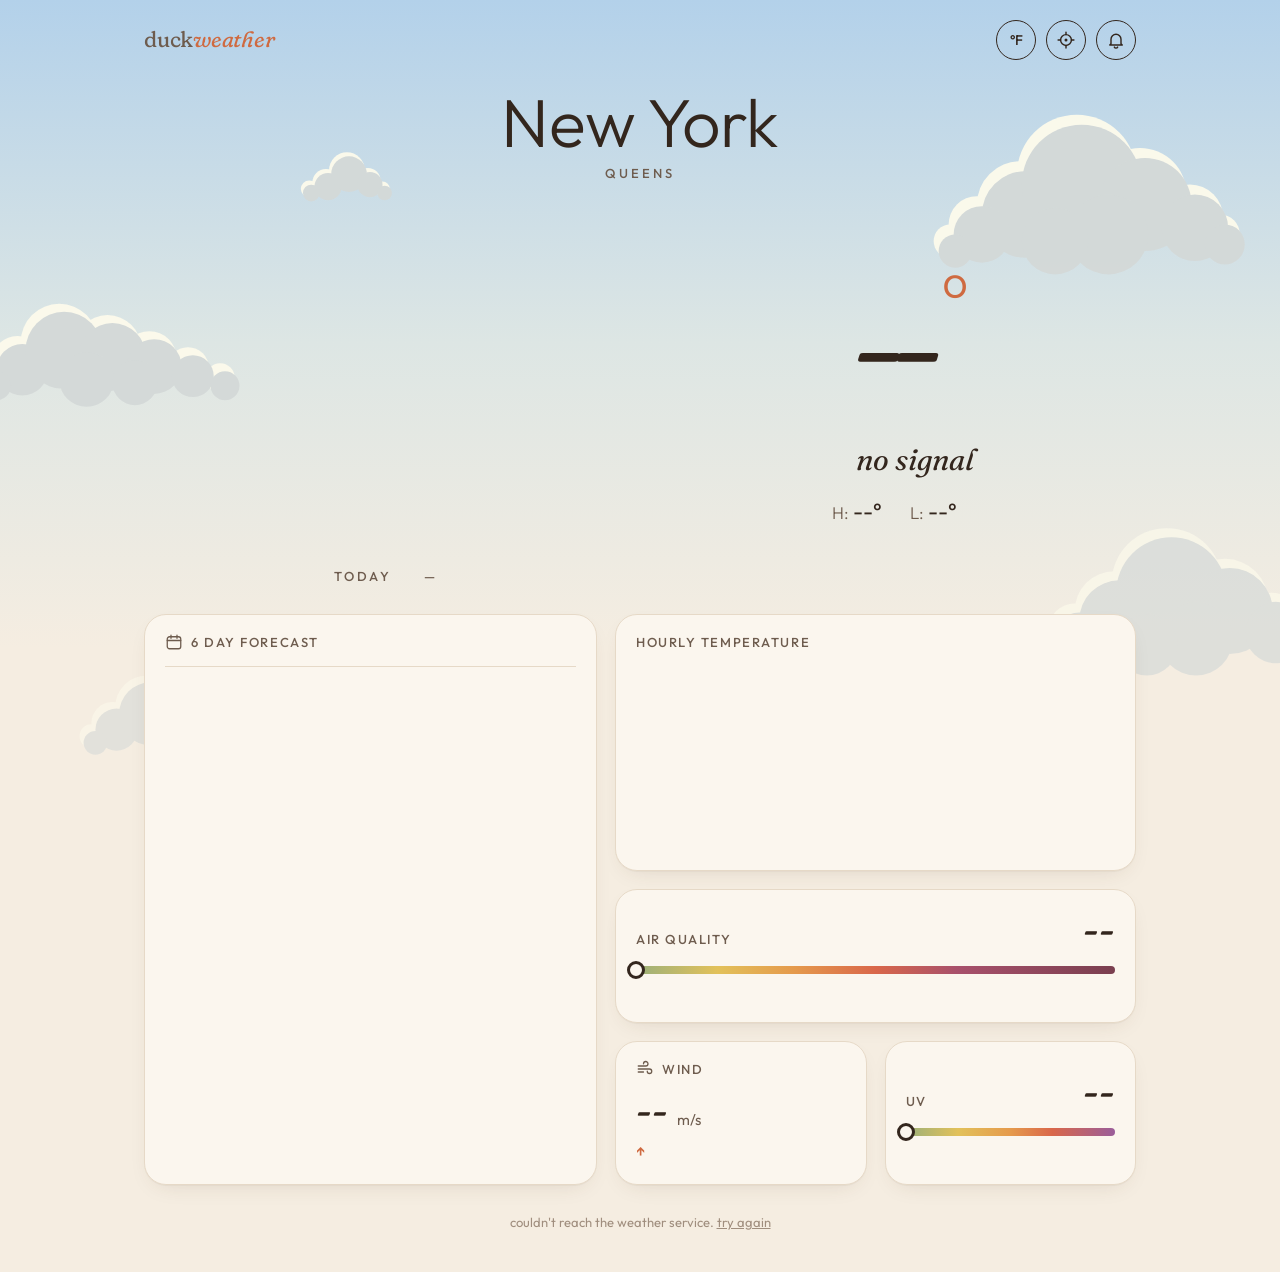
<file: index.html>
<!doctype html>
<html lang="en">
<head>
  <meta charset="utf-8" />
  <meta name="viewport" content="width=device-width, initial-scale=1" />
  <title>duckweather</title>
  <meta name="description" content="Weather, as told by a duck." />
  <link rel="icon" href="assets/ducks/duck-55.png" />
  <link rel="preconnect" href="https://fonts.googleapis.com" />
  <link rel="preconnect" href="https://fonts.gstatic.com" crossorigin />
  <link
    href="https://fonts.googleapis.com/css2?family=Fraunces:opsz,wght,SOFT@9..144,100..700,100&family=Outfit:wght@300..600&family=Caveat:wght@500;700&display=swap"
    rel="stylesheet"
  />
  <link rel="stylesheet" href="styles.css" />
  <script>
    // Start in the last day/night theme before first paint so the page doesn't flash;
    // app.js then sets it from the sunrise and sunset at the place shown.
    try {
      const theme = JSON.parse(localStorage.getItem("dw.theme"));
      if (theme === "light" || theme === "dark") document.documentElement.dataset.theme = theme;
    } catch { /* private mode etc. */ }
  </script>
</head>
<body>
  <!-- soft sky behind everything; clouds are drawn once below and reused -->
  <div class="sky" aria-hidden="true">
    <svg width="0" height="0" style="position: absolute">
      <defs>
        <g id="puff-big">
          <circle cx="62" cy="64" r="26"/><circle cx="96" cy="46" r="36"/><circle cx="134" cy="58" r="28"/>
          <circle cx="164" cy="72" r="20"/><circle cx="36" cy="76" r="17"/><circle cx="112" cy="76" r="24"/>
          <circle cx="80" cy="80" r="20"/><circle cx="182" cy="82" r="12"/><circle cx="20" cy="86" r="10"/>
        </g>
        <g id="puff-long">
          <circle cx="30" cy="62" r="16"/><circle cx="56" cy="50" r="24"/><circle cx="86" cy="54" r="21"/>
          <circle cx="112" cy="60" r="17"/><circle cx="136" cy="66" r="13"/><circle cx="70" cy="68" r="17"/>
          <circle cx="100" cy="70" r="14"/><circle cx="156" cy="72" r="9"/><circle cx="14" cy="72" r="9"/>
        </g>
        <g id="puff-small">
          <circle cx="44" cy="58" r="13"/><circle cx="64" cy="46" r="17"/><circle cx="84" cy="56" r="12"/>
          <circle cx="28" cy="64" r="8"/><circle cx="98" cy="64" r="7"/>
        </g>
        <!-- each cloud: a cream rim peeking out above a soft gray body -->
        <symbol id="cloud-big" viewBox="0 0 200 110"><use style="fill: var(--cloud-rim)" href="#puff-big" x="-3" y="-6"/><use style="fill: var(--cloud-body)" href="#puff-big"/></symbol>
        <symbol id="cloud-long" viewBox="0 0 175 95"><use style="fill: var(--cloud-rim)" href="#puff-long" x="-3" y="-5"/><use style="fill: var(--cloud-body)" href="#puff-long"/></symbol>
        <symbol id="cloud-small" viewBox="0 0 110 80"><use style="fill: var(--cloud-rim)" href="#puff-small" x="-2" y="-4"/><use style="fill: var(--cloud-body)" href="#puff-small"/></symbol>
      </defs>
    </svg>
    <svg class="cloud c1"><use href="#cloud-big"/></svg>
    <svg class="cloud c2"><use href="#cloud-long"/></svg>
    <svg class="cloud c3"><use href="#cloud-small"/></svg>
    <svg class="cloud c4"><use href="#cloud-big"/></svg>
    <svg class="cloud c5"><use href="#cloud-long"/></svg>
  </div>
  <div class="page">
    <header class="topbar">
      <a class="wordmark" href="./">duck<span>weather</span></a>
      <div class="actions">
        <button class="icon-btn" id="unit-btn" type="button" aria-label="Switch to Celsius" title="Switch units">°F</button>
        <button class="icon-btn" id="locate-btn" type="button" aria-label="Choose a place" aria-expanded="false" aria-controls="places" title="Change place">
          <svg viewBox="0 0 24 24" aria-hidden="true"><circle cx="12" cy="12" r="6.5"/><circle cx="12" cy="12" r="1.8" class="fill"/><path d="M12 2.5v3M12 18.5v3M2.5 12h3M18.5 12h3"/></svg>
        </button>
        <div class="popover places" id="places" role="dialog" aria-label="Choose a place" hidden>
          <p class="popover-title">where to?</p>
          <input class="place-search" id="place-q" type="search" placeholder="search a city…" autocomplete="off" spellcheck="false" aria-label="Search for a city" />
          <div class="place-label" id="place-label" hidden>
            <span>recent</span>
            <button class="place-clear" id="place-clear" type="button">clear all</button>
          </div>
          <ul class="place-results" id="place-results"></ul>
          <button class="place-here" id="place-here" type="button">
            <svg viewBox="0 0 24 24" aria-hidden="true"><circle cx="12" cy="12" r="6.5"/><circle cx="12" cy="12" r="1.8" class="fill"/><path d="M12 2.5v3M12 18.5v3M2.5 12h3M18.5 12h3"/></svg>
            use my current location
          </button>
        </div>
        <div class="bell-wrap">
          <button class="icon-btn" id="bell-btn" type="button" aria-label="Weather heads-up" aria-expanded="false" aria-controls="alerts" title="Heads-up">
            <svg viewBox="0 0 24 24" aria-hidden="true"><path d="M6 16.5V11a6 6 0 0 1 12 0v5.5l1.5 1.5h-15z"/><path d="M10 20.5a2.2 2.2 0 0 0 4 0"/></svg>
            <span class="dot" id="bell-dot" hidden></span>
          </button>
          <div class="popover" id="alerts" role="dialog" aria-label="Heads-up" hidden>
            <p class="popover-title">heads-up</p>
            <ul id="alerts-list"></ul>
          </div>
        </div>
      </div>
    </header>

    <main>
      <section class="place" aria-live="polite">
        <h1 id="city">New York</h1>
        <p id="area">Queens</p>
      </section>

      <section class="hero">
        <div class="duck-side">
          <div class="duck-rig">
            <div class="duck-pop" id="duck-pop">
              <img class="duck" id="duck" alt="The weather duck" width="900" height="1062" />
              <div class="blink" id="blink" aria-hidden="true"></div>
            </div>
          </div>
          <p class="dateline"><span id="day-name">today</span><span id="date">—</span></p>
        </div>
        <div class="now">
          <p class="temp"><span class="temp-num"><span id="temp">--</span><span class="deg">°</span></span></p>
          <p class="feel"><span class="cond-icon" id="cond-icon"></span><span id="feel">loading…</span></p>
          <p class="cond" id="cond"></p>
          <p class="hilo"><span>H: <b><span id="hi">--</span>°</b></span><span>L: <b><span id="lo">--</span>°</b></span></p>
        </div>
      </section>

      <section class="grid">
        <article class="card forecast">
          <h2>
            <svg viewBox="0 0 24 24" aria-hidden="true"><rect x="3" y="5" width="18" height="16" rx="3"/><path d="M3 10h18M8 3v4M16 3v4"/></svg>
            6 day forecast
          </h2>
          <ol id="days"></ol>
        </article>

        <div class="stack">
          <article class="card hourly">
            <h2>hourly temperature</h2>
            <div class="chart" id="chart"></div>
          </article>

          <article class="card meter-card">
            <div class="row-head">
              <h2>air quality</h2>
              <p class="big" id="aqi">--</p>
            </div>
            <div class="meter aqi-meter"><span class="knob" id="aqi-knob"></span></div>
            <p class="sub" id="aqi-label">&nbsp;</p>
          </article>

          <div class="pair">
            <article class="card small">
              <h2>
                <svg viewBox="0 0 24 24" aria-hidden="true"><path d="M3 8h10a3 3 0 1 0-3-3M3 12h15a3 3 0 1 1-3 3M3 16h7"/></svg>
                wind
              </h2>
              <p class="big"><span id="wind">--</span> <small>m/s</small></p>
              <p class="sub"><span class="arrow" id="wind-arrow">↑</span> <span id="wind-dir">&nbsp;</span></p>
            </article>
            <article class="card small meter-card">
              <div class="row-head">
                <h2>uv</h2>
                <p class="big" id="uv">--</p>
              </div>
              <div class="meter uv-meter"><span class="knob" id="uv-knob"></span></div>
              <p class="sub" id="uv-label">&nbsp;</p>
            </article>
          </div>
        </div>
      </section>
    </main>

    <footer class="foot">
      <p id="status">weather by <a href="https://open-meteo.com/" target="_blank" rel="noopener">Open-Meteo</a></p>
    </footer>
  </div>

  <script src="ducks.js"></script>
  <script src="app.js"></script>
</body>
</html>
</file>
<file: styles.css>
:root {
  --bg: #f5ede1;
  --surface: #fbf6ee;
  --surface-2: #f3e9da;
  --ink: #33261d;
  --ink-2: #6e5c4e;
  --muted: #a08e7e;
  --line: #e6d9c7;
  --accent: #cf6a40;
  --accent-soft: #f2d9c6;
  --sun: #e2a13a;
  --cloud: #9c8b7d;
  --rain: #6f8fa6;
  --shadow: 0 1px 0 rgba(80, 55, 35, 0.04), 0 8px 24px -12px rgba(80, 55, 35, 0.18);

  --font-display: "Fraunces", Georgia, serif;
  --font-ui: "Outfit", system-ui, sans-serif;
  --font-hand: "Caveat", "Comic Sans MS", cursive;

  /* sky behind the page */
  --sky-top: #b3d1ea;
  --sky-mid: #dde6e4;
  --cloud-rim: #fdfbec;
  --cloud-body: #d4d9d8;
  --cloud-opacity: 0.95;
  --field: #fffcf7;
  color-scheme: light;
}

/* Dark tokens apply after sunset at the place shown (app.js sets data-theme), or
   before the first forecast loads when the OS prefers dark. Keep the two blocks identical. */
@media (prefers-color-scheme: dark) {
  :root:not([data-theme="light"]) {
    --bg: #1d1713;
    --surface: #28201a;
    --surface-2: #30271f;
    --ink: #f3e8da;
    --ink-2: #c8b6a3;
    --muted: #8d7a69;
    --line: #3a2f27;
    --accent: #e58a5e;
    --accent-soft: #4a3226;
    --sun: #ebb456;
    --cloud: #b3a291;
    --rain: #8fb0c6;
    --shadow: 0 8px 24px -12px rgba(0, 0, 0, 0.6);
    --sky-top: #262c3b;
    --sky-mid: #221f22;
    --cloud-rim: #3b3d48;
    --cloud-body: #2c2e37;
    --cloud-opacity: 0.8;
    --field: #322923;
    color-scheme: dark;
  }
}
:root[data-theme="dark"] {
  --bg: #1d1713;
  --surface: #28201a;
  --surface-2: #30271f;
  --ink: #f3e8da;
  --ink-2: #c8b6a3;
  --muted: #8d7a69;
  --line: #3a2f27;
  --accent: #e58a5e;
  --accent-soft: #4a3226;
  --sun: #ebb456;
  --cloud: #b3a291;
  --rain: #8fb0c6;
  --shadow: 0 8px 24px -12px rgba(0, 0, 0, 0.6);
  --sky-top: #262c3b;
  --sky-mid: #221f22;
  --cloud-rim: #3b3d48;
  --cloud-body: #2c2e37;
  --cloud-opacity: 0.8;
  --field: #322923;
  color-scheme: dark;
}

/* At sunrise/sunset the whole page cross-fades between themes as one picture
   (see app.js), so text never fades out of step with its background. */
::view-transition-old(root),
::view-transition-new(root) {
  animation-duration: 1.2s;
  animation-timing-function: ease;
}

* { box-sizing: border-box; }
html { -webkit-text-size-adjust: 100%; }

body {
  margin: 0;
  background: var(--bg);
  color: var(--ink);
  font-family: var(--font-ui);
  font-size: 16px;
  line-height: 1.45;
  -webkit-font-smoothing: antialiased;
}

a { color: inherit; }
button { font: inherit; color: inherit; }
h1, h2, p, ol, ul { margin: 0; padding: 0; }

.page {
  max-width: 1040px;
  margin: 0 auto;
  padding: 20px 24px 40px;
}

/* ---------- sky ---------- */
/* Fixed behind everything: soft sky fading into the page color, slow drifting clouds. */
.sky {
  position: fixed;
  inset: 0;
  z-index: -2;
  overflow: hidden;
  pointer-events: none;
  background: linear-gradient(180deg, var(--sky-top) 0%, var(--sky-mid) 38%, var(--bg) 72%);
}
.cloud { position: absolute; height: auto; opacity: var(--cloud-opacity); overflow: visible; }
.c1 { top: 12%; right: 2%;  width: clamp(200px, 26vw, 360px); aspect-ratio: 200 / 110; animation: drift 70s ease-in-out infinite alternate; }
.c2 { top: 30%; left: -2%;  width: clamp(170px, 22vw, 300px); aspect-ratio: 175 / 95;  animation: drift 90s ease-in-out -30s infinite alternate-reverse; }
.c3 { top: 14%; left: 22%;  width: clamp(80px, 9vw, 130px);   aspect-ratio: 110 / 80;  animation: drift 60s ease-in-out -10s infinite alternate; }
.c4 { top: 58%; right: -4%; width: clamp(200px, 24vw, 340px); aspect-ratio: 200 / 110; animation: drift 100s ease-in-out -50s infinite alternate-reverse; opacity: calc(var(--cloud-opacity) * 0.7); }
.c5 { top: 72%; left: 6%;   width: clamp(160px, 18vw, 260px); aspect-ratio: 175 / 95;  animation: drift 80s ease-in-out -20s infinite alternate; opacity: calc(var(--cloud-opacity) * 0.6); }

/* ---------- top bar ---------- */
.topbar {
  display: flex;
  align-items: center;
  justify-content: space-between;
  gap: 16px;
}

.wordmark {
  font-family: var(--font-display);
  font-variation-settings: "SOFT" 100;
  font-weight: 400;
  font-size: 22px;
  letter-spacing: -0.01em;
  text-decoration: none;
  color: var(--ink-2);
}
.wordmark span { color: var(--accent); font-style: italic; }

.actions { position: relative; display: flex; gap: 10px; }

.icon-btn {
  position: relative;
  width: 40px;
  height: 40px;
  border-radius: 50%;
  border: 1.5px solid var(--ink);
  background: transparent;
  display: grid;
  place-items: center;
  cursor: pointer;
  font-size: 14px;
  font-weight: 500;
  transition: background 0.15s, transform 0.15s;
}
.icon-btn:hover { background: var(--surface-2); }
.icon-btn:active { transform: scale(0.94); }
.icon-btn:focus-visible { outline: 2px solid var(--accent); outline-offset: 2px; }
.icon-btn svg { width: 20px; height: 20px; fill: none; stroke: currentColor; stroke-width: 1.7; stroke-linecap: round; stroke-linejoin: round; }
.icon-btn svg .fill { fill: currentColor; stroke: none; }
.icon-btn.busy svg { animation: spin 1s linear infinite; }
.icon-btn .dot {
  position: absolute;
  top: 6px;
  right: 7px;
  width: 8px;
  height: 8px;
  border-radius: 50%;
  background: var(--accent);
  box-shadow: 0 0 0 2px var(--bg);
}

.bell-wrap { position: relative; }
.popover {
  position: absolute;
  right: 0;
  top: calc(100% + 10px);
  width: min(300px, calc(100vw - 32px));
  background: var(--surface);
  border: 1px solid var(--line);
  border-radius: 18px;
  box-shadow: var(--shadow);
  padding: 16px 18px;
  z-index: 10;
}
.popover-title {
  font-family: var(--font-hand);
  font-size: 22px;
  font-weight: 700;
  color: var(--accent);
  margin-bottom: 6px;
}
.popover ul { list-style: none; display: grid; gap: 10px; }
.popover li { display: flex; gap: 10px; font-size: 14px; color: var(--ink-2); }
.popover li b { color: var(--ink); font-weight: 500; }
.popover li .ico { flex: none; width: 22px; height: 22px; }

/* place picker */
.place-search {
  width: 100%;
  margin-top: 4px;
  padding: 10px 14px;
  border: 1px solid var(--line);
  border-radius: 12px;
  background: var(--field);
  color: var(--ink);
  font: inherit;
  font-size: 15px;
  transition: border-color 0.15s, box-shadow 0.15s;
}
.place-search::placeholder { color: var(--muted); }
.place-search::-webkit-search-cancel-button { -webkit-appearance: none; appearance: none; }
.place-search:focus { outline: none; border-color: var(--muted); box-shadow: 0 0 0 3px var(--line); }
.place-label {
  display: flex;
  justify-content: space-between;
  align-items: baseline;
  margin: 12px 4px 2px;
  font-size: 11px;
  font-weight: 500;
  letter-spacing: 0.18em;
  text-transform: uppercase;
  color: var(--muted);
}
.place-label[hidden] { display: none; }
.place-clear {
  padding: 2px 4px;
  border: 0;
  background: none;
  color: var(--muted);
  font: inherit;
  letter-spacing: inherit;
  text-transform: inherit;
  cursor: pointer;
}
.place-clear:hover, .place-clear:focus-visible { color: var(--accent); outline: none; }
.popover .place-results { gap: 2px; margin-top: 6px; }
.popover .place-results:empty { display: none; }
.place-results li { display: flex; align-items: center; border-radius: 10px; }
.place-results li:hover { background: var(--surface-2); }
.place-results li button { min-width: 0; }
.place-results li:hover button { background: none; }
/* × to forget a recent place */
.place-results .forget {
  flex: none;
  width: 30px;
  justify-content: center;
  align-items: center;
  margin-right: 4px;
  padding: 4px;
  color: var(--muted);
  font-size: 18px;
  line-height: 1;
  opacity: 0.55;
}
.place-results li:hover .forget, .place-results .forget:focus-visible { opacity: 1; }
.place-results .forget:hover, .place-results .forget:focus-visible { color: var(--accent); }
.place-results button,
.place-here {
  display: flex;
  align-items: baseline;
  gap: 8px;
  width: 100%;
  padding: 8px 10px;
  border: 0;
  border-radius: 10px;
  background: none;
  text-align: left;
  cursor: pointer;
}
.place-results button:hover,
.place-results button:focus-visible,
.place-here:hover,
.place-here:focus-visible { background: var(--surface-2); outline: none; }
.place-results .name { color: var(--ink); font-weight: 500; font-size: 15px; }
.place-results .where { color: var(--muted); font-size: 13px; overflow: hidden; text-overflow: ellipsis; white-space: nowrap; }
.place-results .note { padding: 8px 10px; font-size: 14px; color: var(--muted); }
.place-here {
  align-items: center;
  margin-top: 8px;
  padding-top: 10px;
  border-top: 1px solid var(--line);
  border-radius: 0 0 10px 10px;
  color: var(--accent);
  font-size: 14px;
  font-weight: 500;
}
.place-here svg { width: 18px; height: 18px; fill: none; stroke: currentColor; stroke-width: 1.7; stroke-linecap: round; }
.place-here svg .fill { fill: currentColor; stroke: none; }

/* ---------- place ---------- */
.place { text-align: center; margin-top: 28px; }
.place h1 {
  font-family: var(--font-ui);
  font-weight: 300;
  font-size: clamp(40px, 7vw, 68px);
  line-height: 1;
  letter-spacing: -0.01em;
}
.place p {
  margin-top: 8px;
  font-size: 13px;
  font-weight: 500;
  letter-spacing: 0.22em;
  text-transform: uppercase;
  color: var(--ink-2);
}

/* ---------- hero ---------- */
.hero {
  display: grid;
  grid-template-columns: 1fr 1fr;
  align-items: center;
  gap: 24px;
  margin: 12px 0 28px;
}

.duck-side {
  position: relative;
  display: flex;
  flex-direction: column;
  align-items: center;
}

.duck-rig {
  position: relative;
  width: min(300px, 100%);
  /* breathing: a slow stretch up from the feet (same as the portfolio duck) */
  transform-origin: 50% 95%;
  animation: breathe 1.8s cubic-bezier(0.37, 0, 0.63, 1) infinite alternate;
}
/* the pop-in when the duck changes wraps the image and its eyes, so they move together */
.duck-pop { position: relative; transform-origin: 50% 100%; }
.duck-pop.swap { animation: swap 0.45s ease both; }
.duck {
  display: block;
  width: 100%;
  height: auto;
  filter: drop-shadow(0 14px 12px rgba(80, 55, 35, 0.16));
}
.duck:not([src]) { visibility: hidden; }

/* Eyes layer, like the portfolio duck: face-colored lids cover the drawn eyes and
   copies of the eyes sit exactly on top; a blink squashes just the copies.
   Built and played by app.js. */
.blink { position: absolute; inset: 0; pointer-events: none; }
.blink .lid { position: absolute; border-radius: 50%; }
.blink .eye { position: absolute; inset: 0; width: 100%; height: auto; display: block; }

.dateline {
  display: flex;
  gap: 32px;
  margin-top: 18px;
  /* same style as the area name under the city */
  font-size: 13px;
  font-weight: 500;
  letter-spacing: 0.22em;
  text-transform: uppercase;
  color: var(--ink-2);
}

.now { text-align: center; }
.temp {
  font-family: var(--font-display);
  font-variation-settings: "SOFT" 100, "opsz" 144;
  font-weight: 300;
  font-size: clamp(110px, 17vw, 190px);
  line-height: 0.9;
  letter-spacing: -0.04em;
  display: flex;
  justify-content: center;
}
/* the digits are centered on their own; the ° hangs off to the right */
.temp-num { position: relative; }
.temp .deg { position: absolute; left: 100%; margin-left: 0.1em; top: 0.12em; font-size: 0.45em; line-height: 1; color: var(--accent); }

.feel {
  display: flex;
  justify-content: center;
  align-items: center;
  gap: 8px;
  margin-top: 14px;
  font-family: var(--font-display);
  font-style: italic;
  font-size: 30px;
}
.cond-icon { width: 34px; height: 34px; display: inline-grid; }
.cond {
  margin-top: 6px;
  /* same style as the area name under the city */
  font-size: 13px;
  font-weight: 500;
  letter-spacing: 0.22em;
  text-transform: uppercase;
  color: var(--ink-2);
}
.hilo {
  display: flex;
  justify-content: center;
  align-items: baseline;
  gap: 28px;
  margin-top: 14px;
  font-size: 17px; /* the "H:" and "L:" labels */
  font-weight: 300;
  color: var(--ink-2);
}
.hilo b { font-size: 22px; color: var(--ink); font-weight: 400; }

/* ---------- cards ---------- */
.grid {
  display: grid;
  grid-template-columns: minmax(0, 1fr) minmax(0, 1.15fr);
  gap: 18px;
  align-items: stretch;
}
.stack { display: grid; gap: 18px; grid-template-rows: 1fr auto auto; }
.pair { display: grid; grid-template-columns: 1fr 1fr; gap: 18px; }

.card {
  background: var(--surface);
  border: 1px solid var(--line);
  border-radius: 22px;
  padding: 18px 20px 20px;
  box-shadow: var(--shadow);
  min-width: 0;
}
.card h2 {
  display: flex;
  align-items: center;
  gap: 8px;
  font-size: 13px;
  font-weight: 500;
  letter-spacing: 0.12em;
  text-transform: uppercase;
  color: var(--ink-2);
}
.card h2 svg { width: 18px; height: 18px; fill: none; stroke: currentColor; stroke-width: 1.7; stroke-linecap: round; stroke-linejoin: round; }

.row-head { display: flex; justify-content: space-between; align-items: baseline; }
.big {
  font-family: var(--font-display);
  font-variation-settings: "SOFT" 100;
  font-size: 40px;
  line-height: 1.1;
  font-weight: 500;
  font-variant-numeric: tabular-nums;
}
.big small { font-family: var(--font-ui); font-size: 15px; color: var(--ink-2); font-weight: 400; }
.small .big { margin-top: 10px; }
.sub { margin-top: 8px; font-size: 14px; color: var(--ink-2); }
.arrow { display: inline-block; transition: transform 0.6s ease; color: var(--accent); font-weight: 600; }

/* forecast */
.forecast { display: flex; flex-direction: column; }
.forecast h2 { padding-bottom: 14px; border-bottom: 1px solid var(--line); margin-bottom: 12px; }
.forecast ol { list-style: none; display: grid; gap: 10px; flex: 1; grid-auto-rows: minmax(52px, 1fr); }
.forecast li { display: flex; }
.day {
  flex: 1;
  width: 100%;
  border: 0;
  color: inherit;
  font: inherit;
  text-align: left;
  cursor: pointer;
  transition: background 0.15s;
  display: grid;
  grid-template-columns: 58px 30px 34px 1fr 34px;
  align-items: center;
  gap: 10px;
  padding: 12px 14px;
  border-radius: 14px;
  background: var(--surface-2);
  font-variant-numeric: tabular-nums;
}
.day:hover { background: var(--line); }
.day:focus-visible { outline: 2px solid var(--accent); outline-offset: 2px; }
.day.selected { background: var(--accent-soft); }
.day .name { font-weight: 500; }
.day .ico { width: 28px; height: 28px; }
.day .lo { color: var(--muted); text-align: right; }
.day .hi { font-weight: 600; }
.range { position: relative; height: 6px; border-radius: 3px; background: var(--line); }
.range span {
  position: absolute;
  top: 0;
  bottom: 0;
  border-radius: 3px;
  background: linear-gradient(90deg, #8fb0c6, var(--sun) 60%, var(--accent));
}

/* hourly chart */
.hourly { display: flex; flex-direction: column; }
.chart { position: relative; flex: 1; min-height: 190px; margin-top: 8px; }
.chart svg { display: block; width: 100%; height: 100%; overflow: visible; }
.chart .axis { font-size: 12px; fill: var(--muted); font-family: var(--font-ui); }
.chart .grid-line { stroke: var(--line); stroke-width: 1; }
.chart .line { fill: none; stroke: var(--accent); stroke-width: 2; stroke-linecap: round; stroke-linejoin: round; }
.chart .now-dot { fill: var(--accent); stroke: var(--surface); stroke-width: 2; }
.chart .cross { stroke: var(--ink-2); stroke-width: 1; stroke-dasharray: 3 3; }
.chart .hover-dot { fill: var(--surface); stroke: var(--accent); stroke-width: 2; }
.tip {
  position: absolute;
  top: 0;
  transform: translate(-50%, -110%);
  padding: 4px 10px;
  background: var(--ink);
  color: var(--bg);
  border-radius: 10px;
  font-size: 12px;
  white-space: nowrap;
  pointer-events: none;
}

/* meters */
.meter {
  position: relative;
  height: 8px;
  border-radius: 4px;
  margin-top: 14px;
}
.aqi-meter { background: linear-gradient(90deg, #9bb07a 0%, #e2c15a 17%, #e59a4c 33%, #d9674a 50%, #a8506b 67%, #7a3f4f 100%); }
.uv-meter { background: linear-gradient(90deg, #9bb07a 0%, #e2c15a 25%, #e59a4c 50%, #d9674a 70%, #9a5d9a 100%); }
.knob {
  position: absolute;
  top: 50%;
  left: 0;
  width: 18px;
  height: 18px;
  border-radius: 50%;
  background: var(--surface);
  border: 3px solid var(--ink);
  transform: translate(-50%, -50%);
  transition: left 0.8s cubic-bezier(0.3, 1.3, 0.5, 1);
}

/* ---------- footer ---------- */
.foot { margin-top: 28px; text-align: center; font-size: 13px; color: var(--muted); }

/* ---------- loading ---------- */
body.loading .temp, body.loading .big, body.loading .hilo b { opacity: 0.35; }

/* ---------- motion ---------- */
@keyframes breathe { from { transform: translateY(0) scaleY(1); } to { transform: translateY(-0.6%) scaleY(1.012); } }
@keyframes swap { from { opacity: 0; transform: scale(0.9) translateY(10px); } to { opacity: 1; transform: none; } }
@keyframes spin { to { transform: rotate(360deg); } }
@keyframes drift { from { translate: -40px 0; } to { translate: 40px 0; } }

@media (prefers-reduced-motion: reduce) {
  *, *::before, *::after { animation: none !important; transition: none !important; }
}

/* ---------- small screens ---------- */
@media (max-width: 760px) {
  .page { padding: 16px 16px 32px; }
  .sky { --cloud-opacity: 0.6; } /* clouds sit behind text on narrow screens, so keep them faint */
  .hero { grid-template-columns: 1fr; gap: 8px; }
  .duck-rig { width: min(230px, 70vw); }
  .grid { grid-template-columns: minmax(0, 1fr); }
  .forecast ol { grid-auto-rows: auto; }
  .chart { min-height: 170px; }
}
@media (max-width: 380px) {
  .pair { grid-template-columns: 1fr; }
  .day { grid-template-columns: 48px 26px 30px 1fr 30px; gap: 8px; padding: 10px 12px; }
}
</file>
